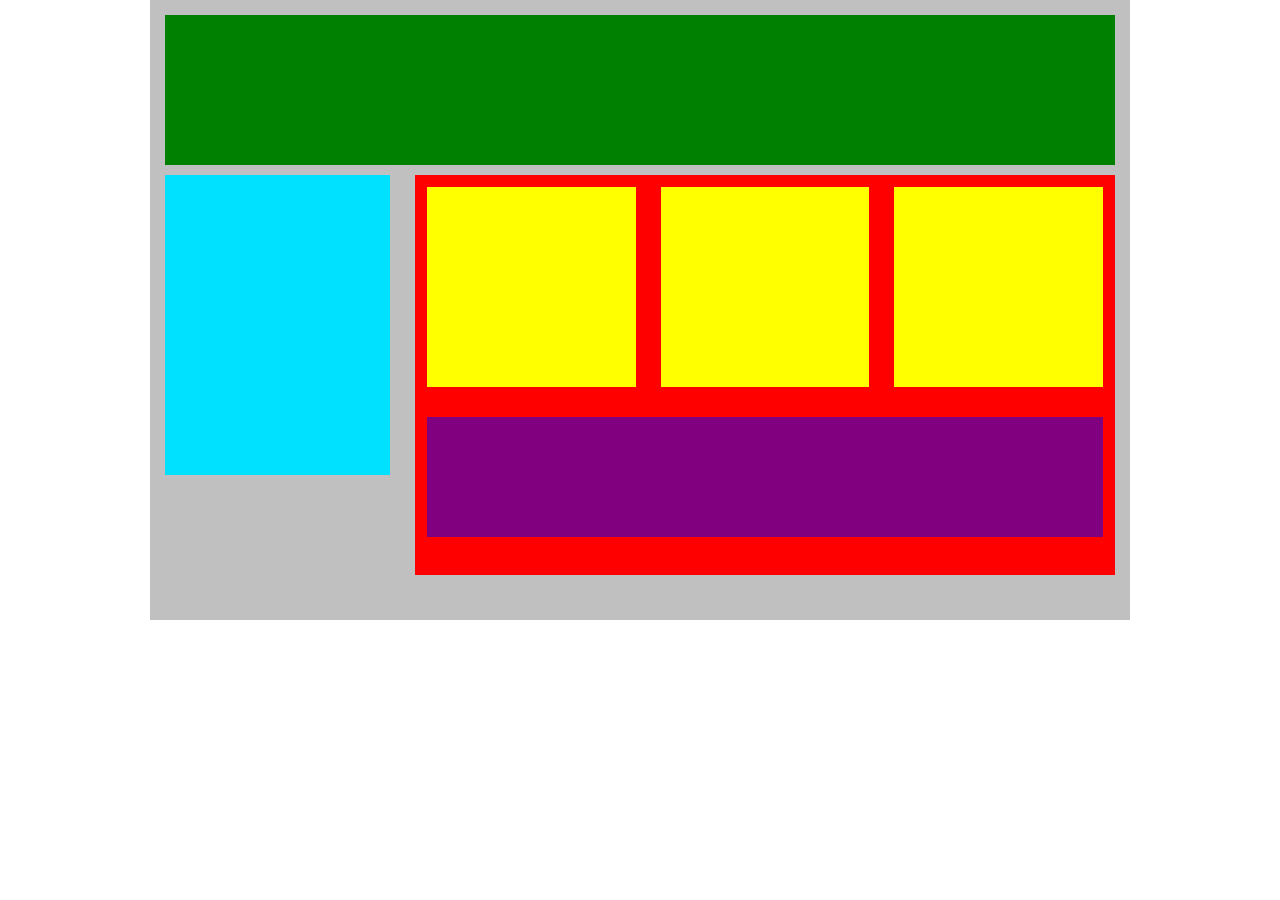
<file: Third project/EX.flex/index.html>
<!DOCTYPE html>
<html lang="en">
<head>
    <meta charset="UTF-8">
    <meta name="viewport" content="width=device-width, initial-scale=1.0">
    <title>Document</title>
    <link rel="stylesheet" href="style.css">
</head>
<body>
    <div class="container">
        <div class="top_nav"></div>
        <div class="row">
            <div class="side_nav"></div>
            <div class="main">
                <div class="row">
                    <div class="sub_content"></div>
                    <div class="sub_content"></div>
                    <div class="sub_content"></div>
                </div>
                <div id="advertisement"></div>
            </div>
        </div>
    </div>
</body>
</html>
</file>
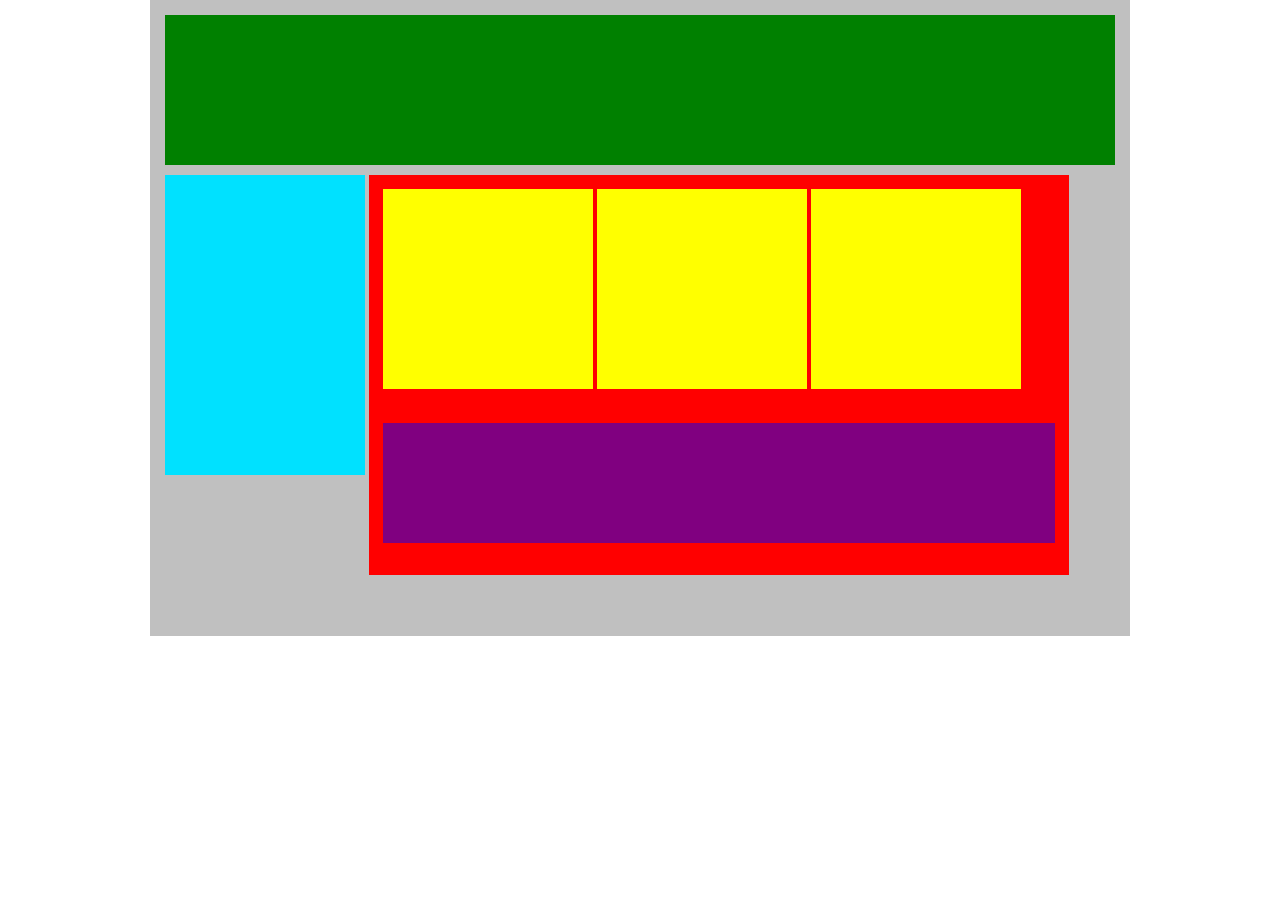
<file: Third project/Ex.proj/index.html>
<!DOCTYPE html>
<html lang="en">
<head>
    <meta charset="UTF-8">
    <meta name="viewport" content="width=device-width, initial-scale=1.0">
    <title>Document</title>
    <link rel="stylesheet" href="style.css">
</head>
<body>
    <div class="container">
         <div class="top_nav"></div>
        <div class="row">
            <div class="side_nav"></div>
            <div class="main">
                <div class="row">
                    <div class="sub_content"></div>
                    <div class="sub_content"></div>
                    <div class="sub_content"></div>
                </div>
                <div id="advertisement"></div>
            </div>
        </div>
    </div>
</body>
</html>
</file>
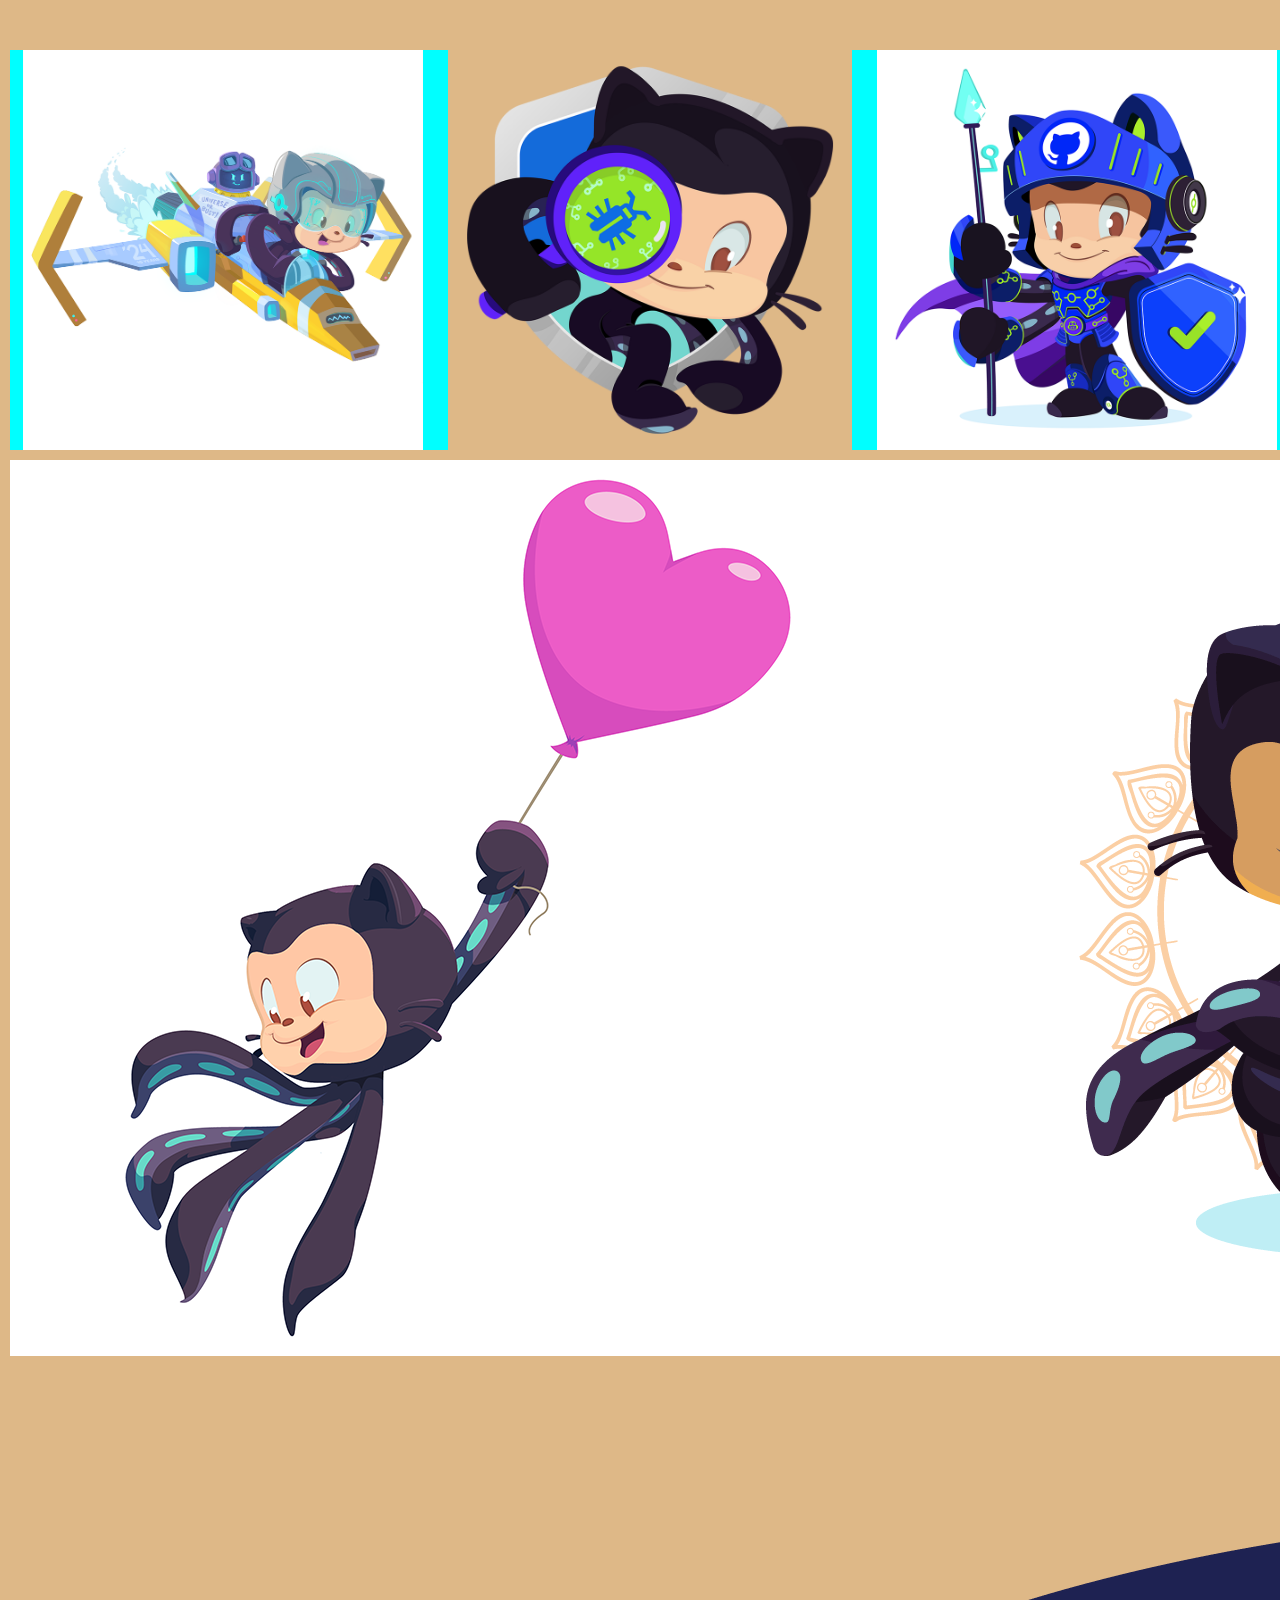
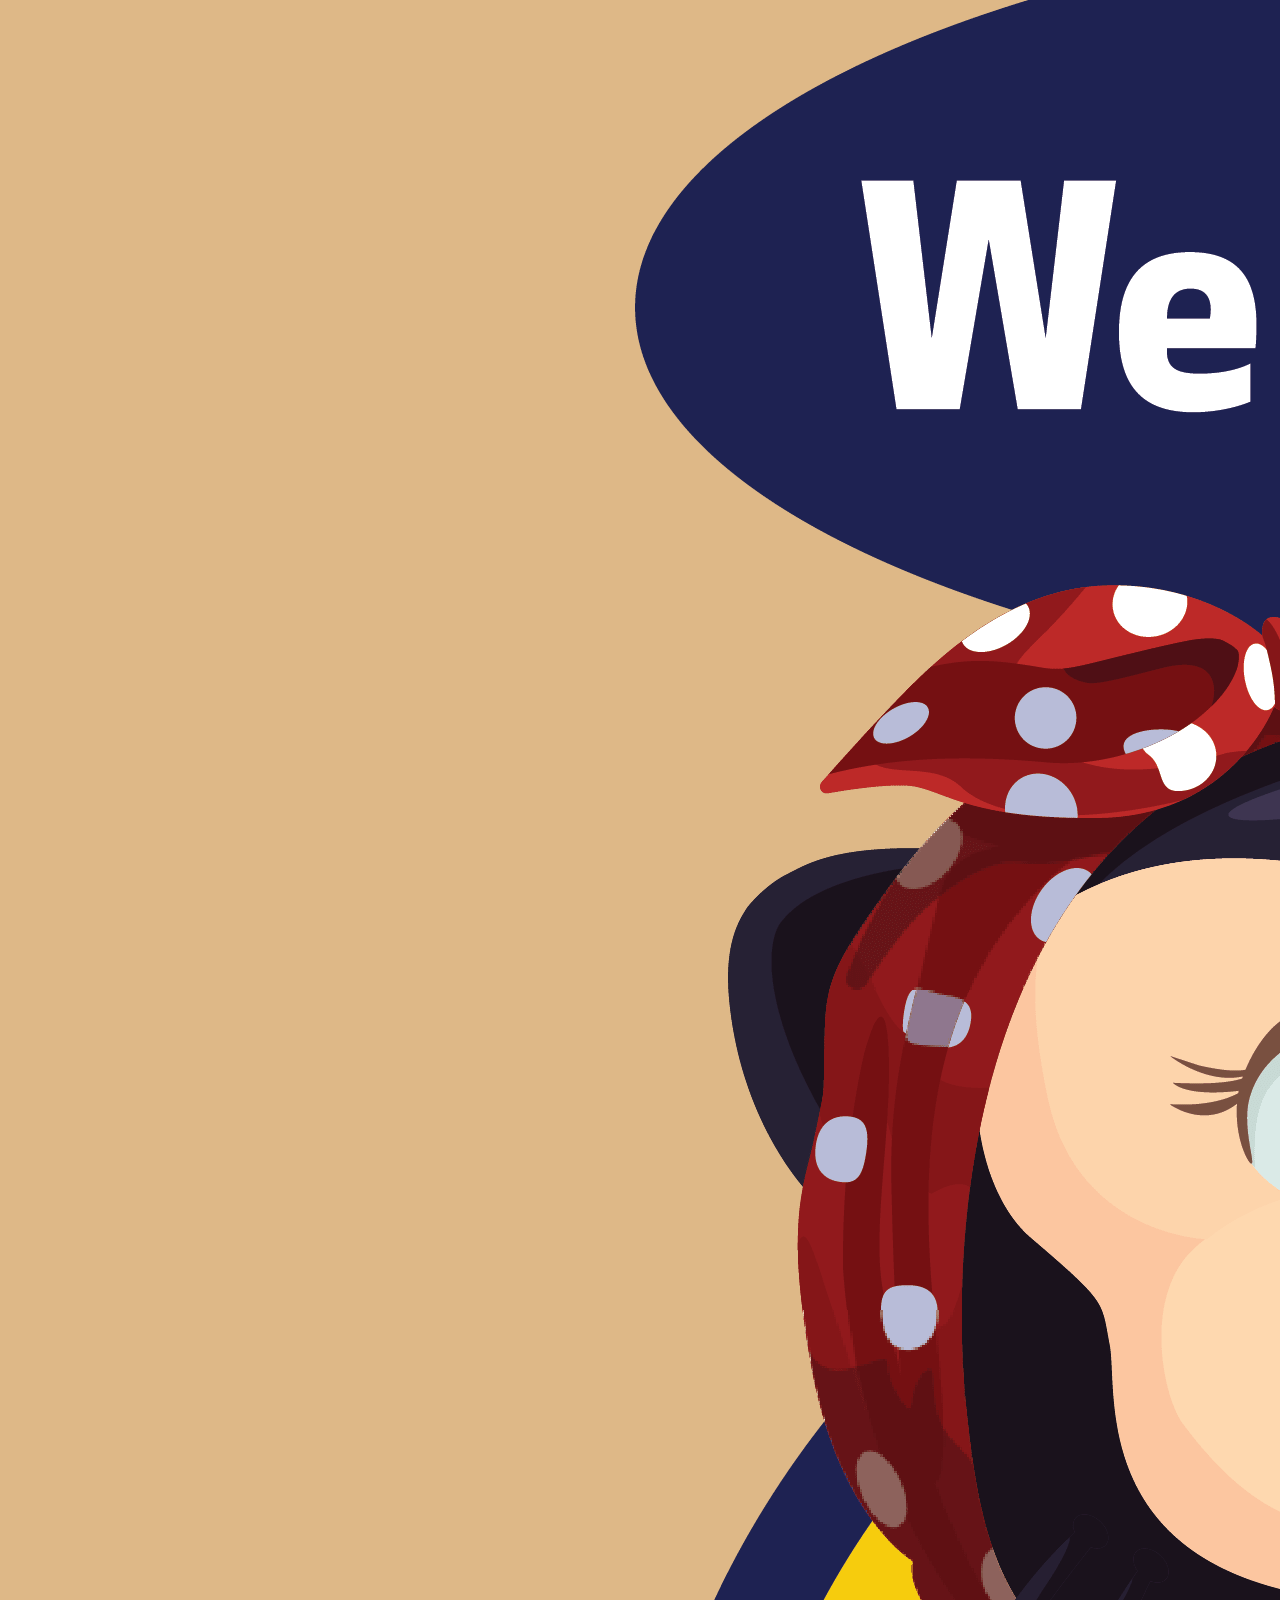
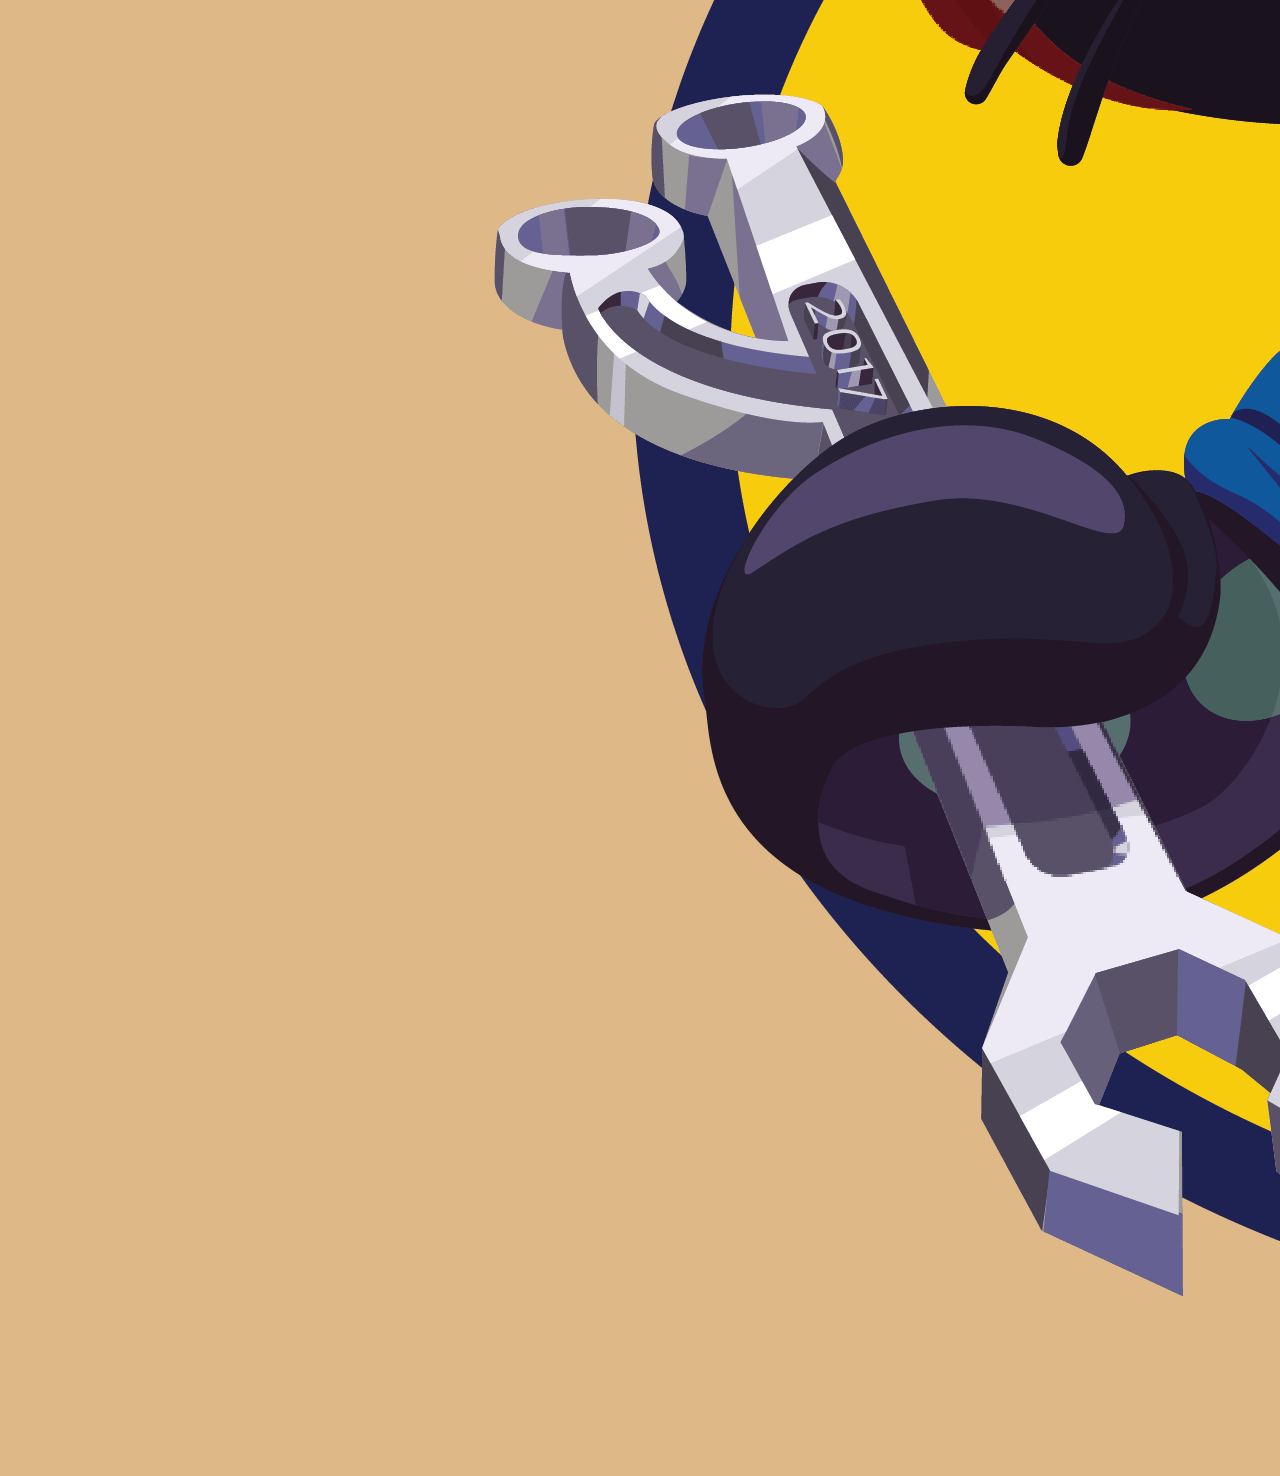
<file: Third project/task 1/index.html>
<!DOCTYPE html>
<html lang="en">
<head>
    <meta charset="UTF-8">
    <meta name="viewport" content="width=device-width, initial-scale=1.0">
    <title>Document</title>
    <link rel="stylesheet" href="style.css">
</head>
<body>
    <div class="container"></div>
<div class="first"> 
    <img src="Images/1.png" alt="githubImage">
    <img src="Images/2.png" alt="githubImage">
    <img src="Images/3.png" alt="githubImage">
</div> 
<div class="second">
    <img src="Images/4.png" alt="githubImage">
    <img src="Images/5.png" alt="githubImage">
</div>
<div class="third">
    <img src="Images/6.png" alt="githubImage">
    <img src="Images/7.png" alt="githubImage">
</div>
</div>
</body>
</html>
</file>
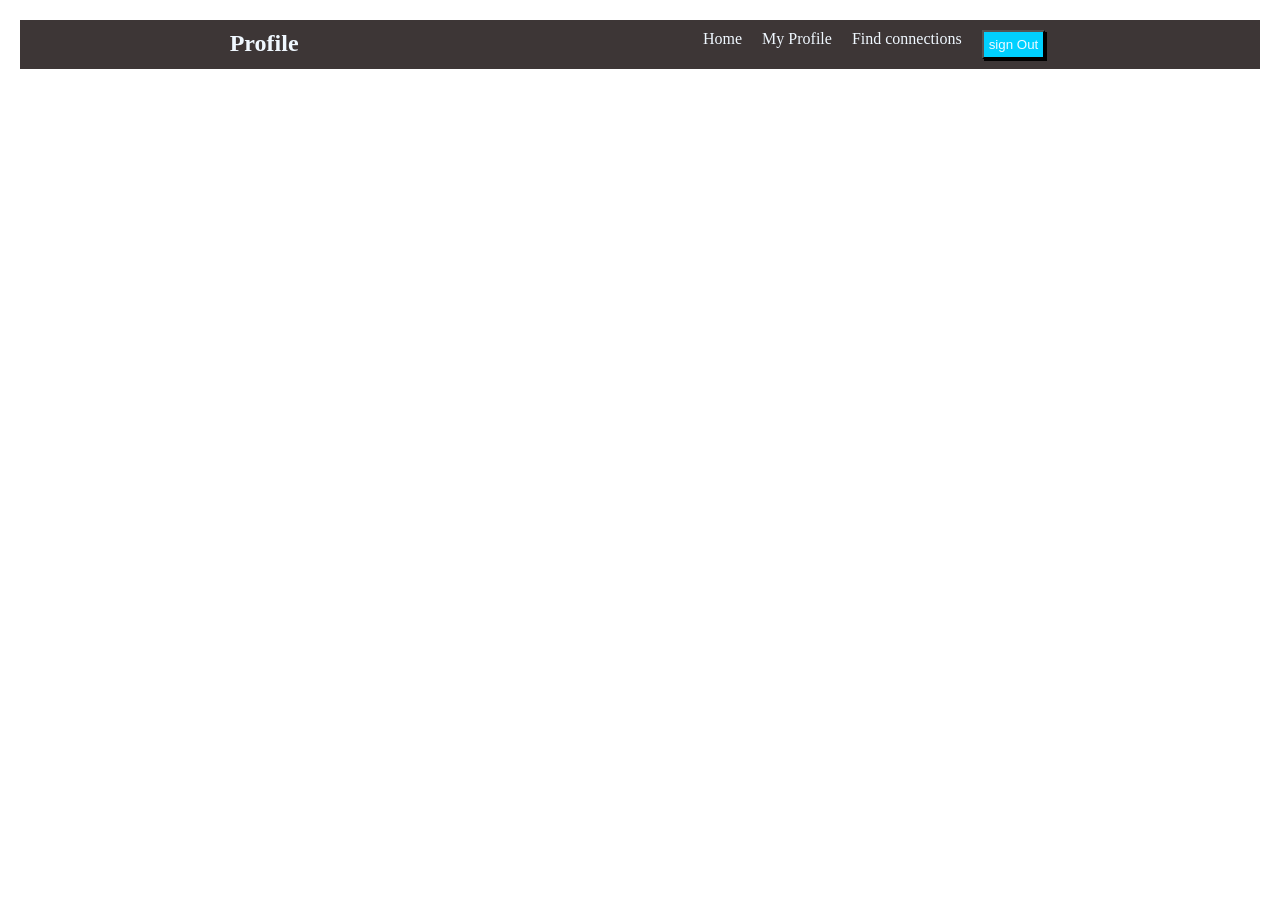
<file: Third project/task2/index.html>
<!DOCTYPE html>
<html lang="en">
<head>
    <meta charset="UTF-8">
    <meta name="viewport" content="width=device-width, initial-scale=1.0">
    <title>Document</title>
    <link rel="stylesheet" href="style.css">
</head>
<body>
    <nav>
     <h2>Profile</h2>
      <div class="links">
        <a href="">Home</a>
        <a href="" id="Profile">My Profile</a>
        <a href="">Find connections</a>
        <button>sign Out</button>
     </div>
    </nav>
</body>
</html>
</file>
<file: Third project/EX.flex/style.css>
*{
    margin: 0;
    padding: 0;
}
.container{
   background-color: silver;
   margin: 0px auto;
   padding: 15px;
   max-width: 950px;
}
.top_nav{
    margin-bottom: 10px;
    height: 150px;
    background-color: green;
}
.side_nav{
    height: 300px;
    background-color: rgb(0, 225, 255);
    flex: 1;
    width: 200px;
    min-width: 150px;
}
.main{
    height: 400px;
    background-color: red;
    flex: 3;
    width: 700px;
    padding: 12px;
    box-sizing: border-box;
}
.sub_content{
    background-color: yellow;
    height: 200px;
    width: 210px;
    flex: 1;
}
#advertisement{
    height: 120px;
    background-color: purple;
    width: 100%;
}
.row{
    display: flex;
    gap: 25px;
    padding-bottom: 30px;
    flex-wrap: wrap;
}
</file>
<file: Third project/Ex.proj/style.css>
*{
    margin: 0;
    padding: 0;
}
.container{
   background-color: silver;
   margin: 0px auto;
   padding: 15px;
   max-width: 950px;
}
.top_nav{
    margin-bottom: 10px;
    height: 150px;
    background-color: green;
}
.side_nav{
    height: 300px;
    background-color: rgb(0, 225, 255);
    display: inline-block;
    width: 200px;
    min-width: 150px;
    margin: 0 0 20px 0;
}
.main{
    height: 400px;
    background-color: red;
    display: inline-block;
    width: 700px;
    padding: 14px;
    box-sizing: border-box;
    vertical-align: top;
    margin: 0 0 16px;
}
.sub_content{
    background-color: yellow;
    height: 200px;
    width: 210px;
    display: inline-block;
}
#advertisement{
    height: 120px;
    background-color: purple;
    width: 100%;
}
.row{
    display: inline-block;
    gap: 25px;
    padding-bottom: 30px;

}
</file>
<file: Third project/task 1/style.css>
*{
    margin: 0;
    padding: 0;
    box-sizing: border-box;
    background-color: burlywood;
}
.img{
    width: 100px;
    height: 100px;
}
.container{
    display: block;
    margin: 50px;
}
.first{
    background-color: aqua;
    width:100% ;
    display: flex;
    height: 400px;
    margin: 10px;
    justify-content: space-around;
}
.second{
    background-color: rgb(251, 255, 0);
    width:100% ;
   display: flex;
    margin: 10px;
    justify-content: space-around;

}
.third{
    background-color: black;
    width: 100%;
    display: flex;
    margin: 10px;
    justify-content: space-around;
}
</file>
<file: Third project/task2/style.css>
*{
    margin: 0 auto;
    padding: 0;
    box-sizing: border-box;
}
nav{
    background-color: rgb(61, 54, 54);
    display: flex;
    justify-content: space-around;
    color: aliceblue;
    margin: 20px;
    padding: 10px;
}
h2{
    margin: 0;
}
a{
    color: aliceblue;
    text-decoration: none;
}
.links{
    justify-content: space-between;
    display: flex;
    margin: 0 5px;
    gap: 20px;
}
#Profile{
    color: aliceblue;
}
button{
    color: aliceblue;
    background-color: rgb(0, 208, 255);
    border-color: 2px solid black;
    padding: 5px;
    box-shadow: 2px 2px black;
}
</file>
